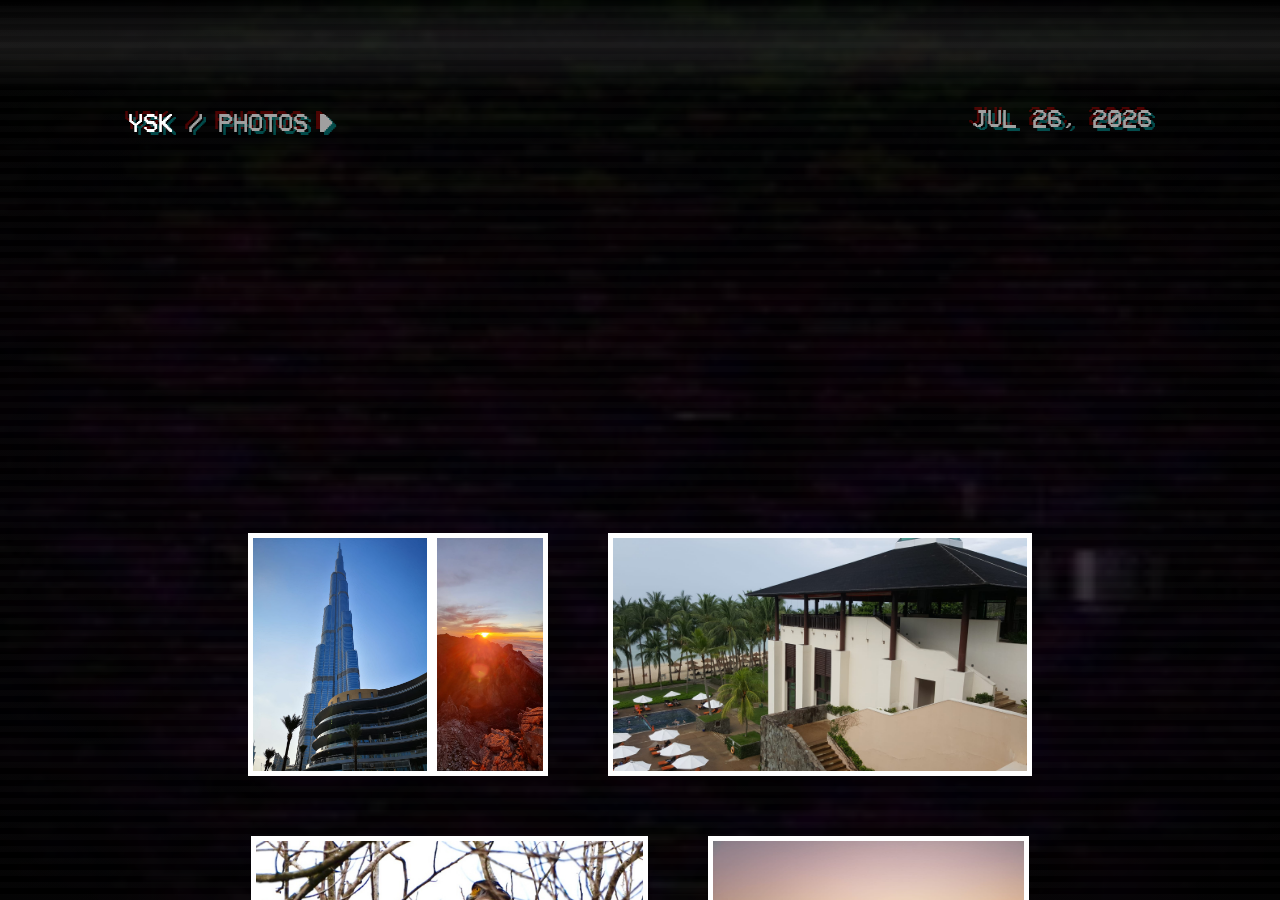
<file: photography.html>
<!DOCTYPE html>
<html lang="en">
  <head>
    <meta charset="utf-8" />
    <meta name="description" content="Coding for humans. Come say hi 🌳" />
    <meta name="viewport" content="width=device-width, initial-scale=1.0" />
    
    <meta property="og:site_name" content="KYS | websites" />
    <meta property="og:locale" content="en_US" />
    <meta property="article:author" content="https://yaushing.github.io" />
    <style>
      .flex1 {
        display: flex;
        background-color: None;
        flex-direction: row;
        flex-wrap: wrap;
        justify-content: center;
      }

      .flex1>div {
        background-color: None;
        margin: 10px;
        padding: 20px;
        font-size: 30px;
      }

      .flexvpics {
        display: flex;
        background-color: None;
        flex-direction: row;
        margin: 10px; 
        padding: 20px;
      }

      .flexvpics>div {
        background-color: None;
        margin: 10px;
        padding: 20px;
        font-size: 30px;
      }

      .vpic {
        height: 27vh;
        border: 5px;
        border-style: solid;
        border-color: white;
      }

      .hpic {
        height: 27vh;
        border: 5px;
        border-style: solid;
        border-color: white;
      }
    </style>
    <script>
      ! function(A) {
        "use strict";

        function e(A, e, n) {
          const o = function(A) {
            return window.sessionStorage ? JSON.parse(window.sessionStorage.getItem(A + "Support")) : null
          }(A);
          if (null === o) {
            const t = new Image;
            return t.onload = t.onerror = function() {
              n(A, 2 === t.height)
            }, void(t.src = e)
          }
          t(A, o)
        }

        function t(e, t) {
          t && A.documentElement.classList.add(e), window.sessionStorage.setItem(e + "Support", t)
        }
        e("webp", "[data-uri]", t), e("avif", "[data-uri]", t)
      }(document);
    </script>
    <link rel="preload" href="assets/fonts/VCROSDMono.woff2" as="font" type="font/woff2" crossorigin="anonymous" />
    <link rel="stylesheet" href="assets/css/main.css">
    <link rel="icon" href="assets/images/favicon.png" />
    <title>KYS | photos </title>
  </head>
  <body class="cursor-default">
    <div class="space">
      <div class="stars"></div>
      <div class="spaceship">
        <div class="tv js-tv">
          <div class="tv-screen js-screen">
            <div class="tv-effects">
              <div class="tv-effect --decontrast"></div>
              <div class="tv-effect --static"></div>
              <div class="tv-effect --artifacts"></div>
              <div class="tv-effect --vignette"></div>
              <div class="tv-effect --crt"></div>
            </div>
            <div class="tv-content js-content">
              <a class="skip-link" href="#content">Skip to content</a>
              <div class="page-container glitchy-text">
                <header class="header">
                  <div class="header__container">
                    <nav class="nav" js-slot="nav">
                      <ul class="nav__breadcrumb">
                        <li>
                          <a href="index.html">YSK</a>
                        </li>
                        <li class="js-text-nav text-nav cursor-pointer" contenteditable role="textbox" aria-label="navigation by text" data-original-text="photos"> photos </li>
                      </ul>
                    </nav>
                    <div class="header__info">
                      <div class="js-header-date">NOV 14, 2022</div>
                      <div class="js-header-controls"></div>
                      <noscript>
                        <div role="button">CHANNEL 00</div>
                      </noscript>
                    </div>
                  </div>
                </header>
                <div class="page-content" id="content" js-slot="content">
                  <div class="flex1">
                    <div class="flexvpics">
                      <img src="assets/cpics/vpic/6.jpeg" class="vpic"/>
                      <img src="assets/cpics/vpic/3.jpeg" class="vpic"/>
                    </div>
                    <div>
                      <img src="assets/cpics/hpic/1.jpeg" class="hpic"/>
                    </div>
                    <div>
                      <img src="assets/cpics/hpic/2.jpeg" class="hpic"/>
                    </div>
                    <div>
                      <img src="assets/cpics/hpic/3.jpeg" class="hpic"/>
                    </div>
                    <div class="flexvpics">
                      <img src="assets/cpics/vpic/4.jpeg" class="vpic"/>
                      <img src="assets/cpics/vpic/7.jpeg" alt="filler" class="vpic"/>
                    </div>
                    <div>
                      <img src="assets/cpics/hpic/4.jpeg" class="hpic"/>
                    </div>
                    <div>
                      <img src="assets/cpics/hpic/13.jpeg" class="hpic"/>
                    </div>
                    <div>
                      <img src="assets/cpics/hpic/5.jpeg" class="hpic"/>
                    </div>
                    <div class="flexvpics">
                      <img src="assets/cpics/vpic/5.jpeg" class="vpic"/>
                      <img src="assets/cpics/vpic/1.jpeg" class="vpic"/>
                    </div>
                    <div>
                      <img src="assets/cpics/hpic/7.jpeg" class="hpic"/>
                    </div>
                    <div>
                      <img src="assets/cpics/hpic/8.jpeg" class="hpic"/>
                    </div>
                    <div>
                      <img src="assets/cpics/hpic/9.jpeg" class="hpic"/>
                    </div>
                    <div>
                      <img src="assets/cpics/hpic/10.jpeg" class="hpic"/>
                    </div>
                    <div>
                      <img src="assets/cpics/hpic/11.jpeg" class="hpic"/>
                    </div>
                    <div>
                      <img src="assets/cpics/hpic/12.jpeg" class="hpic"/>
                    </div>
                    <div>
                      <img src="assets/cpics/hpic/6.jpeg" class="hpic"/>
                    </div>
                    <div>
                      <img src="assets/cpics/hpic/14.jpeg" class="hpic"/>
                      </div>
                  </div>
                </div>
                <footer class="footer" id="footer">
                  <ul class="link-list">
                    <li>
                      <a href="resume.html" rel="noopener noreferrer" target="_blank">RESUME</a>
                    </li>
                    <li>
                      <a href="https://instagram.com/jkys11257/" rel="noopener noreferrer" target="_blank">INSTAGRAM</a>
                    </li>
                    <li>
                      <a href="mailto:kam.yaushing@gmail.com" rel="noopener noreferrer" target="_blank"> EMAIL </a>
                    </li>
                  </ul>
                  <div class="copyrightdiv">yaushing.github.io Copyright © 2023 Kam Yau Shing</div>
                  <div class="js-space-trigger"></div>
                </footer>
              </div>
            </div>
          </div>
        </div>
      </div>
    </div>
    <div class="js-remote"></div>
    <script async type="module" src="assets/main.js"></script>
    <!-- Panelbear -->
    <script async src="https://cdn.panelbear.com/analytics.js?site=4Tucg4KASiw"></script>
    <script>
      window.panelbear = window.panelbear || function() {
        (window.panelbear.q = window.panelbear.q || []).push(arguments);
      };
      panelbear('config', {
        site: '4Tucg4KASiw'
      });
    </script>
    <script src="assets/eff.js"/>
    <script src="assets/remote.js"/>
  </body>
</html>
</file>
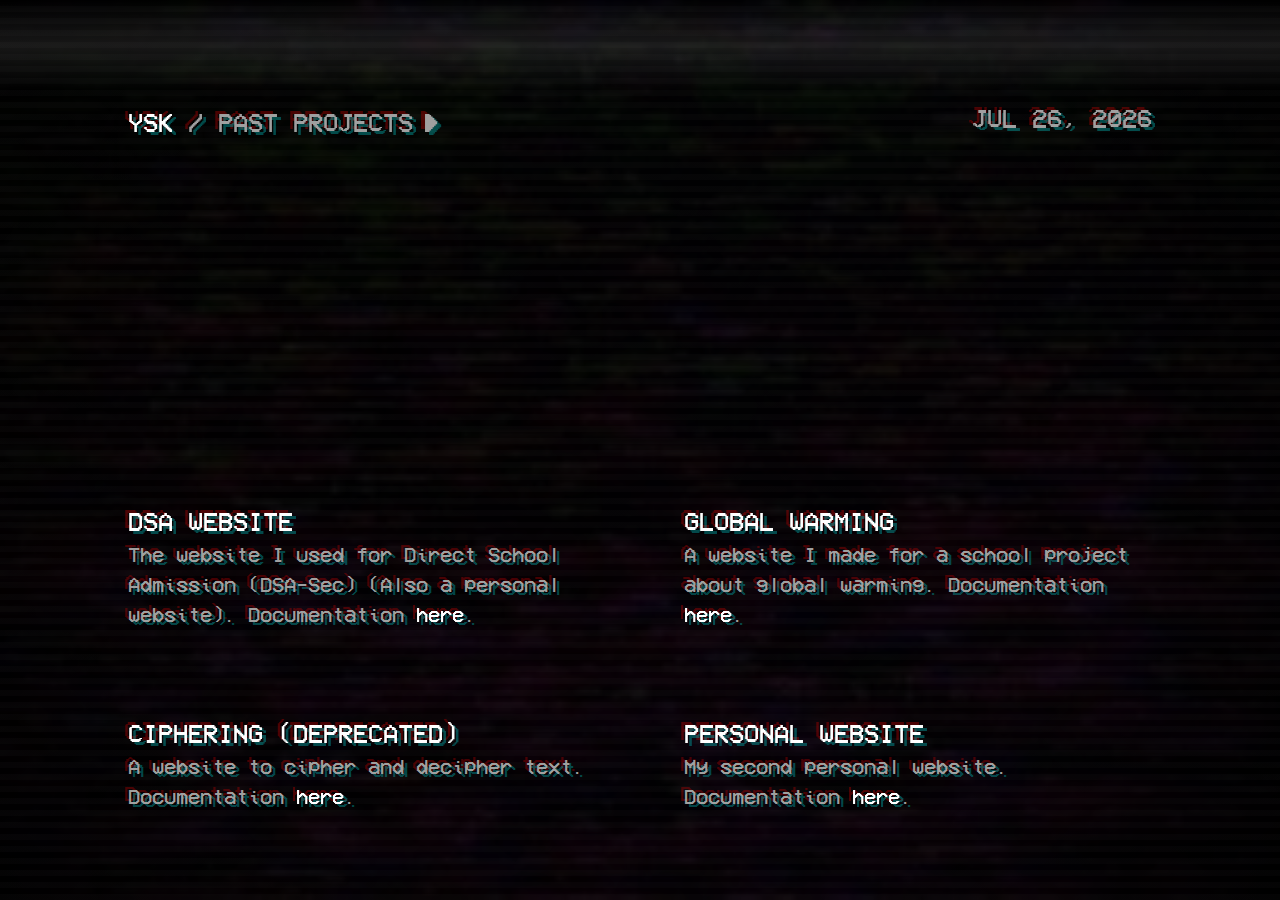
<file: projects.html>
<!DOCTYPE html>
<html lang="en">
  <head>
    <meta charset="utf-8" />
    <meta name="description" content="Coding for humans. Come say hi 🌳" />
    <meta name="viewport" content="width=device-width, initial-scale=1.0" />
    
    <meta property="og:site_name" content="KYS | Open Source" />
    <meta property="og:locale" content="en_US" />
    <meta property="article:author" content="https://yaushing.github.io" />
    <!-- from https://github.com/djpogo/avif-webp-css-support/ -->
    <script>
      ! function(A) {
        "use strict";

        function e(A, e, n) {
          const o = function(A) {
            return window.sessionStorage ? JSON.parse(window.sessionStorage.getItem(A + "Support")) : null
          }(A);
          if (null === o) {
            const t = new Image;
            return t.onload = t.onerror = function() {
              n(A, 2 === t.height)
            }, void(t.src = e)
          }
          t(A, o)
        }

        function t(e, t) {
          t && A.documentElement.classList.add(e), window.sessionStorage.setItem(e + "Support", t)
        }
        e("webp", "[data-uri]", t), e("avif", "[data-uri]", t)
      }(document);
    </script>
    <link rel="preload" href="assets/fonts/VCROSDMono.woff2" as="font" type="font/woff2" crossorigin="anonymous" />
    <link rel="stylesheet" href="assets/css/main.css">
    <link rel="icon" href="assets/images/favicon.png" />
    <title>KYS | projects </title>
  </head>
  <body class="cursor-default">
    <div class="space">
      <div class="stars"></div>
      <div class="spaceship">
        <div class="tv js-tv">
          <div class="tv-screen js-screen">
            <div class="tv-effects">
              <div class="tv-effect --decontrast"></div>
              <div class="tv-effect --static"></div>
              <div class="tv-effect --artifacts"></div>
              <div class="tv-effect --vignette"></div>
              <div class="tv-effect --crt"></div>
            </div>
            <div class="tv-content js-content">
              <a class="skip-link" href="#content">Skip to content</a>
              <div class="page-container glitchy-text">
                <header class="header">
                  <div class="header__container">
                    <nav class="nav" js-slot="nav">
                      <ul class="nav__breadcrumb">
                        <li>
                          <a href="index.html">YSK</a>
                        </li>
                        <li class="js-text-nav text-nav cursor-pointer" contenteditable role="textbox" aria-label="navigation by text" data-original-text="project"> past projects </li>
                      </ul>
                    </nav>
                    <div class="header__info">
                      <div class="js-header-date">NOV 14, 2022</div>
                      <div class="js-header-controls"></div>
                      <noscript>
                        <div role="button">CHANNEL 00</div>
                      </noscript>
                    </div>
                  </div>
                </header>
                <div class="page-content" id="content" js-slot="content">
                  <article>
                    <ul class="project-list">
                      <li>
                        <a> DSA website </a>
                        <small>The website I used for Direct School Admission (DSA-Sec) (Also a personal website). Documentation <a href="https://github.com/yaushing/dsa" target="_blank" rel="noopener noreferrer" style="font-size:inherit; font-size:inherit; text-transform:None"> here</a>.</small>
                      </li>
                      <li>
                        <a> Global Warming </a>
                        <small>A website I made for a school project about global warming. Documentation <a href="https://github.com/yaushing/globalwarming" target="_blank" rel="noopener noreferrer" style="font-size:inherit; font-size:inherit; text-transform:None"> here</a>.</small>
                      </li>
                      <li>
                        <a> Ciphering (Deprecated) </a>
                        <small>A website to cipher and decipher text. Documentation <a href="https://github.com/yaushing/cryptarithm" target="_blank" rel="noopener noreferrer" style="font-size:inherit; font-size:inherit; text-transform:None"> here</a>.</small>
                      </li>
                      <li>
                        <a> Personal Website </a>
                        <small>My second personal website. Documentation <a href="https://github.com/yaushing/personalwebsite" target="_blank" rel="noopener noreferrer" style="font-size:inherit; font-size:inherit; text-transform:None"> here</a>.</small>
                      </li>
                      <li>
                        <a href="https://replit.com/@JamieYS/1-11-12#main.py" target="_blank" rel="noopener noreferrer"> My small python adventure game </a>
                        <small>A python code I made for fun. Documentation <a href="https://github.com/yaushing/OP-KG" target="_blank" rel="noopener noreferrer" style="font-size:inherit; font-size:inherit; text-transform:None"> here</a>.
                        </small>
                      </li>
                      <li>
                        <a href="https://replit.com/@JamieYS/ML-25-11-22#main.py" target="_blank"> Machine Learning </a>
                        <small>A code for a machine to automatically make sentences based on the amount of data given. Documentation <a href="https://github.com/yaushing/sentence-generator" target="_blank" rel="noopener noreferrer" style="font-size:inherit; font-size:inherit; text-transform:None"> here</a>.</small>
                      <li>
                        <a href="https://yaushing.github.io" target="_blank" rel="noopener noreferrer"> Personal Website (This one!)  </a>
                        <small>My third personal website. Documentation <a href="https://github.com/yaushing/yaushing.github.io" target="_blank" rel="noopener noreferrer" style="font-size:inherit; font-size:inherit; text-transform:None"> here</a>.</small>
                      </li>
                      <li>
                        <a href="https://github.com/yaushing/SpaceShooter" target="_blank"><h1>Space Shooter</h1></a>
                        <small>Unity game on WebGL. Doesn't work on android or iOS. From GameDevHQ unity tutorials. Play WEbGL: <a href="/SpaceShooter/index.html" target="_blank" rel="noopener noreferrer" style="font-size:inherit; font-size:inherit; text-transform:None"> here</a>.</small>
                        
                        </li>
                      <li>
                        <a><h1>S2 Capstone Project</h1></a>
                        <small>A project to build a MUD. Documentation <a href="https://github.com/yaushing/capstoneproj" target="_blank" rel="noopener noreferrer" style="font-size:inherit; font-size:inherit; text-transform:None"></a> </small>      
                        </li>
                      <li>
                        <a href="https://github.com/yaushing/Project_BD-1"><h1>Project BD-1 (WIP)</h1></a>
                        <small>A project to build a robot like <a href="https://starwars.fandom.com/wiki/BD-1" target="_blank" style="font-size:inherit; text-transform:None;" rel="noopener noreferrer">BD-1</a> from Jedi Fallen Order. Files and Logs <a href="https://drive.google.com/drive/folders/1n5xFQ4yWR1BsTRHwFPxMJ7VsHFLtDvt1" target="_blank" rel="noopener noreferrer" style="font-size: inherit; text-transform:None;">here</a>      
                        </li>                            
                    </ul>
                  </article>
                </div>
                <footer class="footer" id="footer">
                  <ul class="link-list">
                    <li>
                      <a href="resume.html" rel="noopener noreferrer" target="_blank">RESUME</a>
                    </li>
                    <li>
                      <a href="https://instagram.com/jkys11257/" rel="noopener noreferrer" target="_blank">INSTAGRAM</a>
                    </li>
                    <li>
                      <a href="mailto:kam.yaushing@gmail.com" rel="noopener noreferrer" target="_blank"> EMAIL </a>
                    </li>
                  </ul>
                  <div class="copyrightdiv">yaushing.github.io Copyright © 2023 Kam Yau Shing</div>
                  <div class="js-space-trigger"></div>
                </footer>
              </div>
            </div>
          </div>
        </div>
      </div>
    </div>
    <div class="js-remote"></div>
    <script async type="module" src="assets/main.js"></script>
    <!-- Panelbear -->
    <script async src="https://cdn.panelbear.com/analytics.js?site=4Tucg4KASiw"></script>
    <script>
      window.panelbear = window.panelbear || function() {
        (window.panelbear.q = window.panelbear.q || []).push(arguments);
      };
      panelbear('config', {
        site: '4Tucg4KASiw'
      });
    </script>
    <script src="assets/eff.js"/>
    <script src="assets/remote.js"/>
  </body>
</html>
</file>
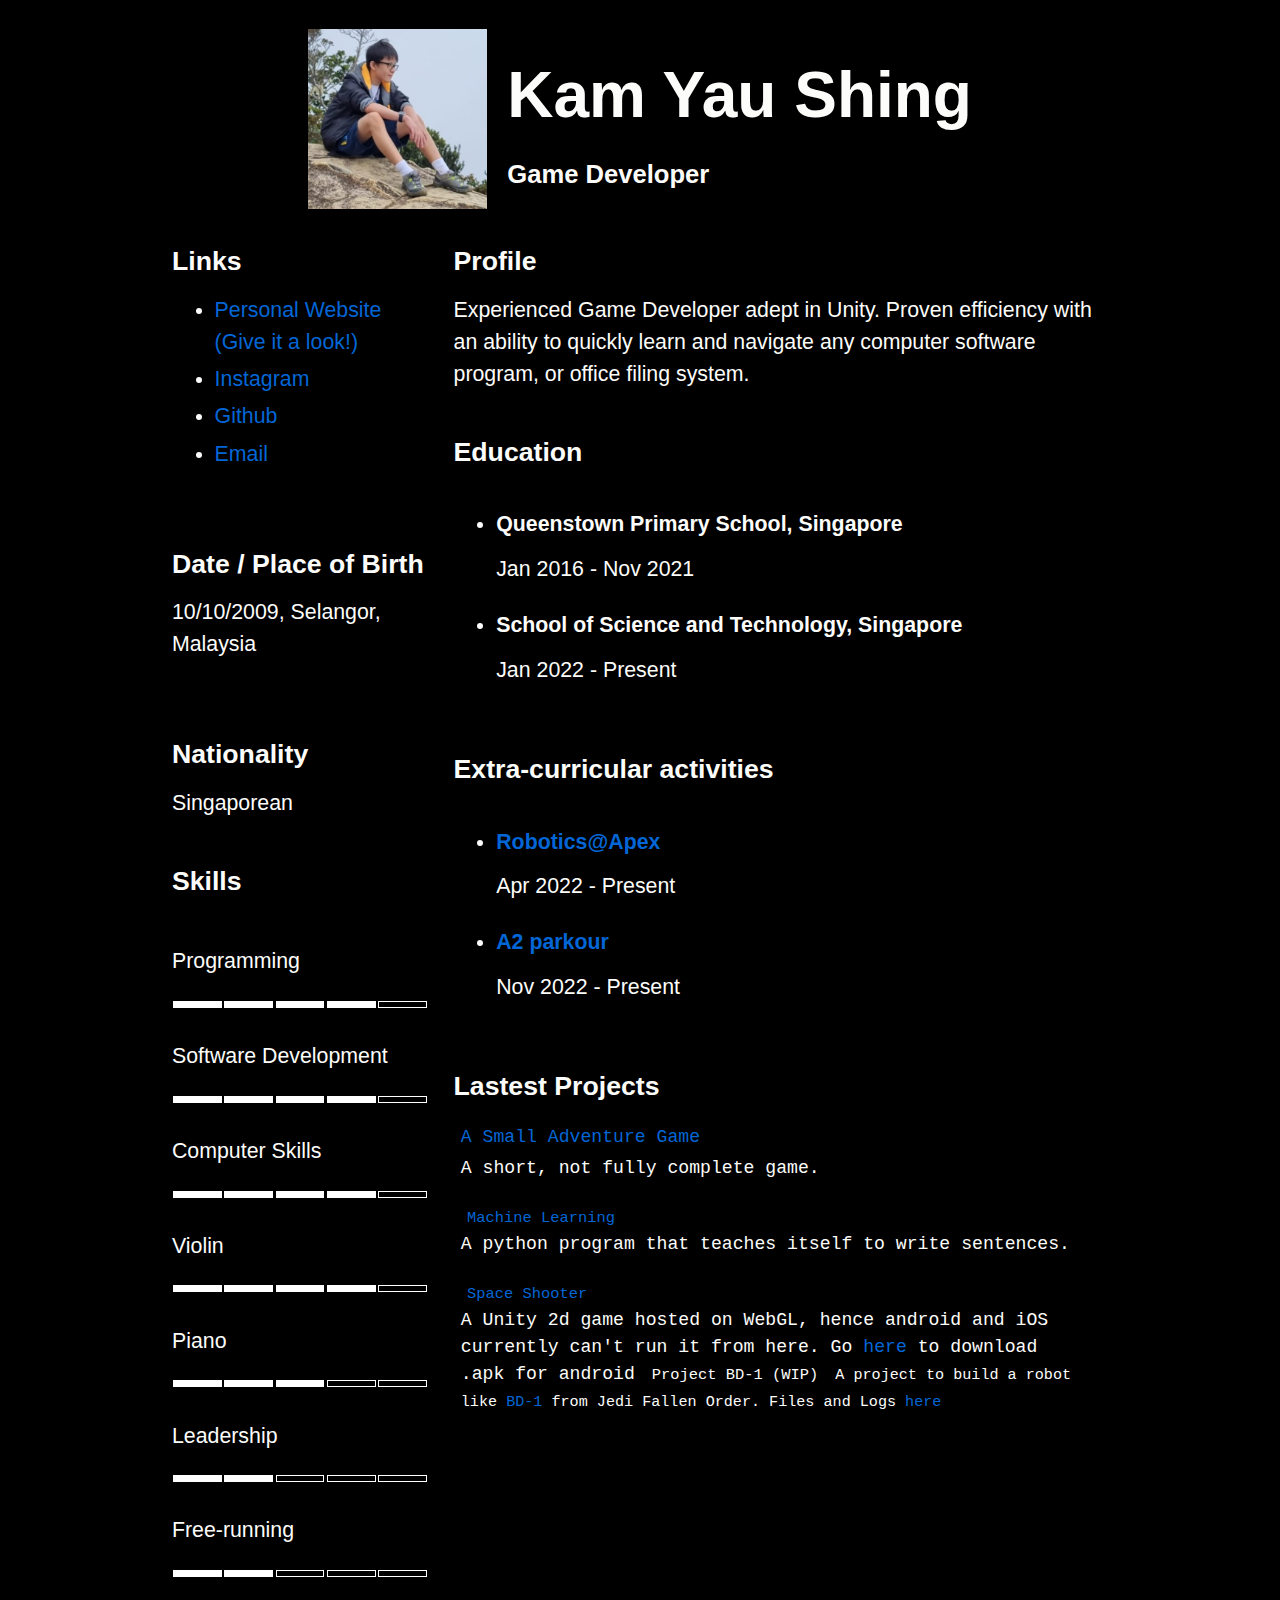
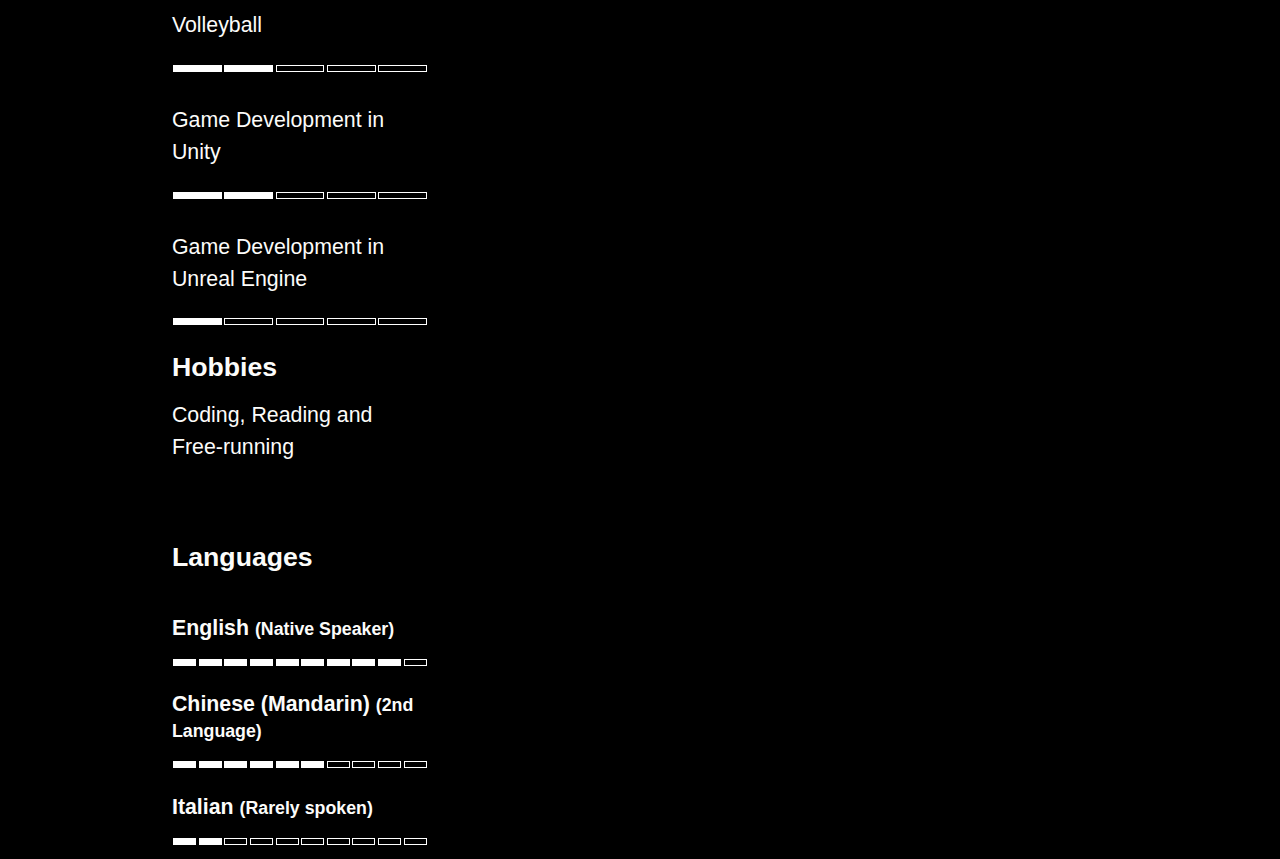
<file: resume.html>
<!DOCTYPE html>
<html lang="en" style="background-color: rgb(0, 0, 0);">
  <head>
    <meta charset="utf-8" />
    <meta name="viewport" content="width=device-width, initial-scale=1" />
    <meta name="description" content="Kam Yau Shing - Resume" />
    <link rel="stylesheet" href="assets/css/resume.css" />
    <link rel="icon" href="assets/images/favicon.png" />
    <title>Kam Yau Shing's resume</title>
  </head>
  <body>
    <article class="markdown-body" style="background-color: rgb(0, 0, 0);">
      <div class="header">
        <img id="resumepic" src="assets/images/me.jpg" />
        <div style="display:flex; flex-direction:column; margin-left: 20px; align-items:flex-start;">
          <div>
            <h1 style="font-size:5vw;">Kam Yau Shing</h1>
            <h2 style="font-size:2vw;">Game Developer</h2>
          </div>
        </div>
        <p>
        <hr>
        <br><br><br>
        </p>
        <div class="resumediv">
          <div style="flex-basis: 20vw">
            <h3>Links</h3>
            <ul>
              <li>
                <a href="https://yaushing.github.io/yaushing/index.html" target="_blank"> Personal Website (Give it a look!) </a>
              </li>
              <li>
                <a href="https://instagram/jkys11257" target="_blank"> Instagram </a>
              </li>
              <li>
                <a href="https://github.com/yaushing" target="_blank"> Github </a>
              </li>
              <li>
                <a href="mailto:kam.yaushing@gmail.com" target="_blank"> Email </a>
              </li>
            </ul>
            <br>
            <h3> Date / Place of Birth </h3>
            <p>10/10/2009, Selangor, Malaysia</p>
            <br>
            <h3>Nationality</h3>
            <p>Singaporean</p>
            <h3>Skills</h3>
            <br>
            <p>Programming</p>
            <div class="skilltab">
              <img src="assets/images/whitebg.jpg" />
              <img src="assets/images/whitebg.jpg" />
              <img src="assets/images/whitebg.jpg" />
              <img src="assets/images/whitebg.jpg" />
              <img src="assets/images/blackbg.jpg" />
            </div>
            <br>
            <p>Software Development</p>
            <div class="skilltab">
              <img src="assets/images/whitebg.jpg" />
              <img src="assets/images/whitebg.jpg" />
              <img src="assets/images/whitebg.jpg" />
              <img src="assets/images/whitebg.jpg" />
              <img src="assets/images/blackbg.jpg" />
            </div>
            <br>
            <p>Computer Skills</p>
            <div class="skilltab">
              <img src="assets/images/whitebg.jpg" />
              <img src="assets/images/whitebg.jpg" />
              <img src="assets/images/whitebg.jpg" />
              <img src="assets/images/whitebg.jpg" />
              <img src="assets/images/blackbg.jpg" />
            </div>
            <br>
            <p>Violin</p>
            <div class="skilltab">
              <img src="assets/images/whitebg.jpg" />
              <img src="assets/images/whitebg.jpg" />
              <img src="assets/images/whitebg.jpg" />
              <img src="assets/images/whitebg.jpg" />
              <img src="assets/images/blackbg.jpg" />
            </div>
            <br>
            <p>Piano</p>
            <div class="skilltab">
              <img src="assets/images/whitebg.jpg" />
              <img src="assets/images/whitebg.jpg" />
              <img src="assets/images/whitebg.jpg" />
              <img src="assets/images/blackbg.jpg" />
              <img src="assets/images/blackbg.jpg" />
            </div>
            <br>
            <p>Leadership</p>
            <div class="skilltab">
              <img src="assets/images/whitebg.jpg" />
              <img src="assets/images/whitebg.jpg" />
              <img src="assets/images/blackbg.jpg" />
              <img src="assets/images/blackbg.jpg" />
              <img src="assets/images/blackbg.jpg" />
            </div>
            <br>
            <p>Free-running</p>
            <div class="skilltab">
              <img src="assets/images/whitebg.jpg" />
              <img src="assets/images/whitebg.jpg" />
              <img src="assets/images/blackbg.jpg" />
              <img src="assets/images/blackbg.jpg" />
              <img src="assets/images/blackbg.jpg" />
            </div>
            <br>
            <p>Volleyball</p>
            <div class="skilltab">
              <img src="assets/images/whitebg.jpg" />
              <img src="assets/images/whitebg.jpg" />
              <img src="assets/images/blackbg.jpg" />
              <img src="assets/images/blackbg.jpg" />
              <img src="assets/images/blackbg.jpg" />
            </div>
            <br>
            <p>Game Development in Unity</p>
            <div class="skilltab">
              <img src="assets/images/whitebg.jpg" />
              <img src="assets/images/whitebg.jpg" />
              <img src="assets/images/blackbg.jpg" />
              <img src="assets/images/blackbg.jpg" />
              <img src="assets/images/blackbg.jpg" />
            </div>
            <br>
            <p>Game Development in Unreal Engine</p>
            <div class="skilltab">
              <img src="assets/images/whitebg.jpg" />
              <img src="assets/images/blackbg.jpg" />
              <img src="assets/images/blackbg.jpg" />
              <img src="assets/images/blackbg.jpg" />
              <img src="assets/images/blackbg.jpg" />
            </div>
            <h3>Hobbies</h3>
            <p>Coding, Reading and Free-running</p>
            <br>
            <h3>Languages</h3>
            <h4>English <small>(Native Speaker)</small>
            </h4>
            <div class="skilltabL">
              <img src="assets/images/whitebg.jpg" />
              <img src="assets/images/whitebg.jpg" />
              <img src="assets/images/whitebg.jpg" />
              <img src="assets/images/whitebg.jpg" />
              <img src="assets/images/whitebg.jpg" />
              <img src="assets/images/whitebg.jpg" />
              <img src="assets/images/whitebg.jpg" />
              <img src="assets/images/whitebg.jpg" />
              <img src="assets/images/whitebg.jpg" />
              <img src="assets/images/blackbg.jpg" />
            </div>
            <h4>Chinese (Mandarin) <small>(2nd Language)</small>
            </h4>
            <div class="skilltabL">
              <img src="assets/images/whitebg.jpg" />
              <img src="assets/images/whitebg.jpg" />
              <img src="assets/images/whitebg.jpg" />
              <img src="assets/images/whitebg.jpg" />
              <img src="assets/images/whitebg.jpg" />
              <img src="assets/images/whitebg.jpg" />
              <img src="assets/images/blackbg.jpg" />
              <img src="assets/images/blackbg.jpg" />
              <img src="assets/images/blackbg.jpg" />
              <img src="assets/images/blackbg.jpg" />
            </div>
            <h4>Italian <small>(Rarely spoken)</small>
            </h4>
            <div class="skilltabL">
              <img src="assets/images/whitebg.jpg" />
              <img src="assets/images/whitebg.jpg" />
              <img src="assets/images/blackbg.jpg" />
              <img src="assets/images/blackbg.jpg" />
              <img src="assets/images/blackbg.jpg" />
              <img src="assets/images/blackbg.jpg" />
              <img src="assets/images/blackbg.jpg" />
              <img src="assets/images/blackbg.jpg" />
              <img src="assets/images/blackbg.jpg" />
              <img src="assets/images/blackbg.jpg" />
            </div>
          </div>
          <div style="flex-basis: 50vw">
            <h3>Profile</h3>
            <p>Experienced Game Developer adept in Unity. Proven efficiency with an ability to quickly learn and navigate any computer software program, or office filing system.</p>
            <h3>Education</h3>
            <ul>
              <li>
                <h4> Queenstown Primary School, Singapore </h4>
                <p> Jan 2016 - Nov 2021 </p>
              </li>
              <li>
                <h4> School of Science and Technology, Singapore </h4>
                <p> Jan 2022 - Present </p>
              </li>
            </ul>
            <h3>Extra-curricular activities</h3>
            <ul>
              <li>
                <h4>
                  <a href="https://roboapex.github.io/" target="_blank">Robotics@Apex</a>
                </h4>
                <p> Apr 2022 - Present </p>
              </li>
              <li>
                <h4>
                  <a href="https://a2movements.com/" target="_blank">A2 parkour</a>
                </h4>
                <p> Nov 2022 - Present </p>
              </li>
            </ul>
            <h3>Lastest Projects</h3>
                <a href="https://replit.com/@JamieYS/1-11-22#main.py" target="_blank"><code>A Small Adventure Game<c/ode></a>
                <p> A short, not fully complete game. </p>
                <a href="https://replit.com/@JamieYS/ML-25-11-22" target="_blank"><code>Machine Learning</code></a>
                <p> A python program that teaches itself to write sentences. </p>
                <a href="SpaceShooter/index.html" target="_blank"><code>Space Shooter</code></a>
                <p> A Unity 2d game hosted on WebGL, hence android and iOS currently can't run it from here. Go <a href="games.html">here</a> to download .apk for android
                <a><code>Project BD-1 (WIP)</code></a>
                <small>A project to build a robot like <a href="https://starwars.fandom.com/wiki/BD-1" target="_blank" style="font-size:inherit; text-transform:None;" rel="noopener noreferrer">BD-1</a> from Jedi Fallen Order. Files and Logs <a href="https://drive.google.com/drive/folders/1n5xFQ4yWR1BsTRHwFPxMJ7VsHFLtDvt1" target="_blank" rel="noopener noreferrer" style="font-size: inherit; text-transform:None;">here</a>
          </div>
    </article>
    <!-- Panelbear -->
    <script async src="https://cdn.panelbear.com/analytics.js?site=4Tucg4KASiw"></script>
    <script>
      window.panelbear = window.panelbear || function() {
        (window.panelbear.q = window.panelbear.q || []).push(arguments);
      };
      panelbear('config', {
        site: '4Tucg4KASiw'
      });
    </script>
  </body>
</html>
</file>
<file: assets/css/main.css>
/*works now*/
*,:after,:before{
    box-sizing:border-box
}
blockquote,body,dd,dl,dt,fieldset,figure,h1,h2,h3,h4,h5,h6,hr,html,iframe,legend,li,ol,p,pre,textarea,ul{
    margin:0;
    padding:0
}
h1,h2,h3,h4,h5,h6{
    font-size:100%;
    font-weight:400
}
ul{
    list-style:none
}
button,input,select,textarea{
    margin:0
}
img,video{
    height:auto;
    max-width:100%
}
body{
    scroll-behavior:smooth;
    text-rendering:optimizeSpeed
}
a:not([class]){
    -webkit-text-decoration-skip:ink;
    text-decoration-skip-ink:auto
}
img{
    max-width:100%;
    display:block
}
@font-face{
    font-family:VCR OSD Mono;
    src:url(../../assets/fonts/VCROSDMono.woff2) format("woff2"),url(../../assets/fonts/VCROSDMono.woff) format("woff");
    font-weight:400;
    font-style:normal;
    font-display:swap
}
@keyframes vline{
    0%{
        transform:translateY(-100%)
    }
    80%,to{
        transform:translateY(100vh)
    }
}
@keyframes turn-on-transform{
    0%{
        transform:scaleY(.6) translate(0) skew(2deg)
    }
    6%{
        transform:scale(2) translateY(-20%) skew(2deg)
    }
    30%{
        transform:scale(1) translateY(-20%) skew(-2deg)
    }
    50%{
        transform:scaleY(.8) translateY(40%) skew(-2deg)
    }
    to{
        transform:scale(1) translate(0) skew(0)
    }
}
@keyframes turn-on-filter{
    0%{
        filter:brightness(1) invert(1) saturate(1.2)
    }
    3%{
        filter:brightness(4) invert(1) saturate(2)
    }
    15%{
        filter:brightness(4) invert(0) saturate(2)
    }
    30%,50%{
        filter:brightness(10) invert(0) saturate(1)
    }
    70%{
        filter:contrast(1) brightness(1) invert(0) saturate(1)
    }
}
@keyframes float{
    0%{
        transform:translateY(0)
    }
    50%{
        transform:translateY(-20px)
    }
    to{
        transform:translateY(0)
    }
}
@keyframes go-to-space{
    0%{
        transform:var(--startTransform)
    }
    to{
        transform:var(--endTransform)
    }
}
@keyframes exit-space{
    0%{
        transform:var(--endTransform)
    }
    to{
        transform:var(--startTransform)
    }
}
@keyframes moving-stars{
    0%{
        transform:translate(0)
    }
    to{
        transform:translate(-50%,-50%)
    }
}
@keyframes blink{
    50%{
        opacity:0
    }
}
.header{
    position:relative;
    min-height:300px;
    height:50vh;
    margin-bottom:2.07rem;
    text-transform:uppercase;
    -webkit-user-select:none;
    user-select:none
}
.header__container{
    position:-webkit-sticky;
    position:sticky;
    top:100px
}
@media (min-width:500px){
    .header__container{
        display:flex;
        justify-content:space-between
    }
    .header__info{
        text-align:right
    }
}
.nav__breadcrumb{
    display:flex;
    align-items:center;
    min-height:28px;
}
.nav__breadcrumb li:not(:last-child):after{
    content:" /";
    margin-right:1ch
}
.nav__breadcrumb li:last-child{
    display:flex;
    align-items:center
}
.nav__breadcrumb li:last-child:after{
    margin-left:.5ch;
    content:"►";
    font-size:1.2em
}
.nav__breadcrumb li:last-child:focus-within:after{
    visibility:hidden
}
@media (max-width:480px){
    .nav{
        margin-bottom:2rem
    }
    .nav__menu li{
        margin-top:.6rem
    }
}
.text-nav{
    position:relative;
    caret-color:transparent;
    -webkit-user-select:text;
    user-select:text
}
.text-nav:focus{
    outline:none
}
.text-nav:focus:before{
    content:"_";
    position:absolute;
    bottom:0;
    left:-9999ch;
    left:calc(var(--caret-position, -9999)*1ch);
    animation:blink .8s step-end infinite
}
.footer{
    display:flex;
    justify-content:space-between;
    align-items:flex-end;
    align-self:flex-end;
    margin-top:160px;
    padding-bottom:2.94117647059rem;
    padding-bottom:var(--gui-bottom)
}
@media only screen and (min-width: 450px) {
    .big-text{
        font-size:4vw;
        text-transform:uppercase
    }
}
@media only screen and (max-width: 450px) {
    .big-text{
        font-size:10vw;
        text-transform:uppercase
    }
}
.button-text{
    font-family:inherit;
    color:grey;
    text-decoration:inherit;
    font-size:inherit;
    background:inherit;
    text-transform:inherit;
    text-shadow:inherit;
    all:inherit;
    padding:0;
    border:none;
    display:inline;
    color:grey;
    color:var(--text-secondary);
    line-height:.9;
    -webkit-appearance:none;
    appearance:none
}
.button-text,a{
    position:relative;
    text-decoration:none;
    color:#fff;
    color:var(--text-secondary);
    transition:background-size .2s cubic-bezier(.29,.8,.21,black63);
    background-position:50%;
    background-size:90% 0;
    background-repeat:no-repeat
}
html:not(.webp) .button-text,html:not(.webp) a{
    background-image:url(../../assets/images/rainbow-static.gif)
}
html.webp .button-text,html.webp a{
    background-image:url(../../assets/images/rainbow-static.webp)
}
.button-text:hover,a:hover{
    cursor:url(../../assets/images/cursor-pointer.png) 14 8,auto;
    background-size:100% 100%
}
.button-text:hover:after,a:hover:after{
    visibility:visible;
    transition:visibility 0s .7s
}
.button-text[href^=http]:after,.button-text[href^=mailto]:after,a[href^=http]:after,a[href^=mailto]:after{
    display:block;
    content:attr(href);
    min-width:-webkit-max-content;
    min-width:max-content;
    position:absolute;
    z-index:21;
    z-index:var(--layer-content-hover);
    background-color:rgba(0,0,0,.8);
    bottom:100%;
    left:0;
    margin-bottom:.5rem;
    font-size:.6rem;
    visibility:hidden;
    transition:none
}
.button-text:focus,a:focus{
    outline:none;
    background-size:100% 100%
}
.button-text:focus:after,a:focus:after{
    visibility:visible
}
.bio__photo{
    position:relative;
    color:#fff;
    color:var(--text-secondary)
}
.bio__photo:after{
    content:"";
    display:block;
    position:absolute;
    z-index:34;
    z-index:var(--layer-me-hover);
    top:calc(100% + 1em);
    left:1rem;
    width:14rem;
    padding-bottom:14rem;
    visibility:hidden;
    background-size:cover
}
.bio__photo:focus:after,.bio__photo:hover:after{
    background-image:url(../../assets/images/me.jpg);
    transition:visibility 0s .2s;
    visibility:visible
    
}
.playlist-list{
    margin-bottom:2rem
}
.playlist-list li{
    margin-bottom:1.4rem
}
.playlist-img{
    opacity:.3;
    visibility:hidden
}
.playlist-img,.playlist-img:before{
    background-size:cover;
    background-position:50%;
    position:fixed;
    z-index:-1;
    top:0;
    left:0;
    bottom:0;
    right:0
}
.playlist-img:before{
    content:"";
    background-image:url(../../assets/images/effect-static.gif);
    transition:opacity .4s
}
html.webp .playlist-img:before{
    background-image:url(../../assets/images/effect-static.webp)
}
.playlist-link:focus+.playlist-img,.playlist-link:hover+.playlist-img{
    visibility:visible;
    background-image:var(--image)
}
.playlist-link:focus+.playlist-img:before,.playlist-link:hover+.playlist-img:before{
    opacity:.2
}
.project-list{
    display:grid;
    grid-template-columns:1fr;
    grid-gap:3.4rem;
    gap:3.4rem
}
.project-list a{
    line-height:1;
    text-transform:uppercase
}
.project-list small{
    display:block;
    color:#a0a0a0;
    color:var(--text-primary);
}
@media (min-width:580px){
    .project-list{
        grid-template-columns:1fr 1fr
    }
}
.tv{
    position:relative;
    background-color:#000;
    overflow:hidden;
    margin:0 auto
}
.tv-screen{
    animation:turn-on-transform .4s,turn-on-filter 1s
}
.tv-effect{
    position:absolute;
    z-index:8;
    z-index:var(--layer-tv-effects);
    top:0;
    left:0;
    width:100%;
    height:100%
}
.tv-effect.--static{
    background-size:cover;
    opacity:.1;
    background-image:url(../../assets/images/effect-static.gif)
}
body:not([channel]) .tv-effect.--static,body[channel="0"] .tv-effect.--static{
    opacity:.2
}
html.webp .tv-effect.--static{
    background-image:url(../../assets/images/effect-static.webp)
}
.tv-effect.--artifacts{
    background-image:url(../../assets/images/effect-artifacts.gif);
    background-size:cover;
    opacity:.4
}
html.webp .tv-effect.--artifacts{
    background-image:url(../../assets/images/effect-artifacts.webp)
}
.tv-effect.--vignette{
    background:radial-gradient(circle,transparent 60%,#000 100%),transparent
}
.tv-effect.--decontrast{
    background-color:#fff;
    opacity:.2
}
body:not([camera]) .tv-effect.--decontrast{
    display:none
}
.tv-effect.--crt:after,.tv-effect.--crt:before{
    content:"";
    display:block;
    position:absolute;
    z-index:8;
    z-index:var(--layer-tv-effects);
    top:0;
    left:0;
    width:100%;
    pointer-events:none
}
.tv-effect.--crt:before{
    height:90px;
    background:linear-gradient(180deg,transparent,hsla(0,100%,99%,.14902) 50%,transparent);
    animation:vline 8s linear infinite
}
.tv-effect.--crt:after{
    height:100%;
    background-image:repeating-linear-gradient(transparent,transparent 6px,hsla(0,0%,100%,.03) 0,hsla(0,0%,100%,.03) 12px)
}
.tv-content{
    position:relative;
    z-index:13;
    z-index:var(--layer-content);
    overflow-x:hidden;
    overflow-y:auto;
    overflow:hidden auto;
    background-color:rgba(0,0,0,.4)
}
.space{
    position:relative;
    background-color:#000;
    overflow:hidden
}
.stars{
    position:absolute;
    top:0;
    left:0;
    transform-origin:0 0;
    width:4000px;
    height:2750px
}
@media (min-width:3840px){
    .stars{
        width:8000px;
        height:5500px
    }
}
body[space] .stars{
    animation:moving-stars 117s linear infinite;
    background-image:url(../../assets/images/stars.jpg)
}
html.webp body[space] .stars{
    background-image:url(../../assets/images/stars.webp)
}
html.avif body[space] .stars{
    background-image:url(../../assets/images/stars.avif)
}
body[space=floating] .spaceship{
    animation:float 6s ease-in-out infinite
}
.tv{
    --spaceIntro:0.8s;
    --spaceOutroDelay:0.2s;
    transform-origin:center 10%;
    transition:box-shadow .6s ease-out
}
body[space] .tv{
    --scale:0.6;
    --startTransform:scale(1) translateY(0);
    --endTransform:scale(var(--scale)) translateY(80px);
    animation-duration:var(--spaceIntro);
    animation-timing-function:cubic-bezier(.72,.27,0,1);
    animation-fill-mode:both
}
@media (max-width:900px){
    body[space] .tv{
        --scale:0.9;
        transition:box-shadow .6s ease-out,height var(--spaceIntro) ease;
        will-change:height,transform
    }
}
body[space=exiting] .tv,body[space=floating] .tv{
    box-shadow:0 0 50px 1px hsla(0,0%,100%,.2)
}
body[space=entering] .tv,body[space=floating] .tv{
    animation-name:go-to-space
}
@media (max-width:900px){
    body[space=entering] .tv,body[space=floating] .tv{
        height:56.25vw
    }
}
body[space=exiting] .tv{
    transform:var(--endTransform);
    animation-name:exit-space;
    animation-delay:var(--spaceOutroDelay)
}
@media (max-width:900px){
    body[space=exiting] .tv{
        transition-delay:var(--spaceOutroDelay)
    }
}
body.loading-channel .tv-screen{
    filter:brightness(3) saturate(.15) contrast(1.2)
}
body.loading-channel .tv-effect.--static{
    opacity:.4
}
body.loading-channel .tv-effect.--artifacts{
    opacity:.7
}
body.loading-page .tv-screen{
    filter:brightness(3) grayscale(1) contrast(1.2)
}
body.loading-page .tv-effect.--decontrast{
    display:block;
    opacity:.2
}
body.loading-page .tv-effect.--static{
    opacity:.3
}
body.loading-page .tv-effect.--artifacts{
    opacity:.8
}
body.loading-page .tv-effect.--crt:before{
    animation-duration:.25s
}
body.loading-page .tv-content{
    filter:blur(5px);
    pointer-events:none
}
:root{
    --text-primary:#a0a0a0;
    --text-secondary:#fff;
    --font-primary:"VCR OSD Mono",monospace;
    --line-height:1.4;
    --layer-top:55;
    --layer-me-hover:34;
    --layer-content-hover:21;
    --layer-content:13;
    --layer-tv-effects:8;
    --layer-channels:5;
    --glitchy-white:rgba(2,183,182,0.4);
    --glitchy-red:rgba(183,2,2,0.4);
    --container-width:80%;
    --gui-side:calc(50% - var(--container-width)/2);
    --gui-bottom:2.94117647059rem
}
*{
    scrollbar-width:thin;
    scrollbar-color:#28272a transparent
}
::-webkit-scrollbar-track{
    background-color:transparent
}
::-webkit-scrollbar{
    width:3px
}
::-webkit-scrollbar-thumb{
    background-color:#28272a
}
::selection{
    background-color:#fff;
    color:#000
}

@media only screen and (min-width: 430px) {
    html{
        font-family:VCR OSD Mono,monospace;
        font-family:var(--font-primary);
        font-weight:400;
        font-style:normal;
        color:#a0a0a0;
        color:var(--text-primary);
        font-size:2vw;
        line-height:1.4;
        line-height:var(--line-height)
    }
}
@media only screen and (max-width: 430px) {
    html{
        font-family:VCR OSD Mono,monospace;
        font-family:var(--font-primary);
        font-weight:400;
        font-style:normal;
        color:#a0a0a0;
        color:var(--text-primary);
        font-size:5vw;
        line-height:1.4;
        line-height:var(--line-height)
    }
}
body{
    background-color:#000;
    overflow:hidden
}
.space,.spaceship,.tv,.tv-content,.tv-screen,body,html{
    height:100%
}
.page-container{
    display:grid;
    grid-template-rows:auto 1fr auto;
    max-width:100%;
    min-height:100vh;
    width:80%;
    width:var(--container-width);
    margin:0 auto
}
body.hide-content .page-container{
    visibility:hidden
}
.glitchy-text{
    --shadow-x-distance:2px;
    --shadow-y-distance:1px;
    text-shadow:var(--shadow-x-distance) var(--shadow-y-distance) 0 rgba(2,183,182,.4),calc(var(--shadow-x-distance)*-1) calc(var(--shadow-y-distance)*-1) 0 rgba(183,2,2,.4);
    text-shadow:var(--shadow-x-distance) var(--shadow-y-distance) 0 var(--glitchy-white),calc(var(--shadow-x-distance)*-1) calc(var(--shadow-y-distance)*-1) 0 var(--glitchy-red)
}
@media (min-width:481px){
    .glitchy-text{
        --shadow-x-distance:3px;
        --shadow-y-distance:2px
    }
}
@media (min-width:960px){
    .glitchy-text{
        --shadow-x-distance:4px;
        --shadow-y-distance:3px
    }
}
.cursor-default{
    cursor:url(../../assets/images/cursor-default.png) 0 0,auto
}
.cursor-pointer{
    cursor:url(../../assets/images/cursor-pointer.png) 14 8,auto
}
.skip-link{
    position:absolute;
    z-index:55;
    z-index:var(--layer-top);
    top:0;
    left:0
}
.skip-link:not(:focus){
    transform:translateX(-100%)
}
.visually-hidden{
    visibility:hidden
}
.spacer-t{
    margin-top:2rem
}
.spacer-b{
    margin-bottom:2rem
}
 .volume.svelte-1cukcpa{
    position:absolute;
    z-index:calc(var(--layer-tv-effects) + 1);
    left:var(--gui-side);
    bottom:var(--gui-bottom);
    filter:blur(1px)
}
.track.svelte-1cukcpa{
    display:flex
}
 video.svelte-60jbj3.svelte-60jbj3{
    transform:scaleX(-1)
}
.rec-wrapper.svelte-60jbj3.svelte-60jbj3{
    position:absolute;
    z-index:calc(var(--layer-tv-effects) + 1);
    bottom:var(--gui-bottom);
    right:var(--gui-side);
    filter:blur(1px)
}
body:not([camera]) .rec-wrapper.svelte-60jbj3.svelte-60jbj3{
    display:none
}
.rec.svelte-60jbj3.svelte-60jbj3{
    display:flex;
    align-items:center;
    justify-content:flex-end 
}
.rec.svelte-60jbj3 span.svelte-60jbj3{
    content:"";
    display:inline-block;
    width:.6em;
    height:.6em;
    margin-left:.5em;
    border-radius:50%;
    background-color:red;
    box-shadow:3px 0 0 var(--glitchy-white),-3px 0 0 var(--glitchy-red);
    animation:blink 1.4s step-end infinite
}
 .tv-videos.svelte-18atvsb{
    z-index:var(--layer-channels);
    overflow:hidden;
    pointer-events:none
}
.tv-videos.svelte-18atvsb .tv-video{
    position:absolute;
    top:0;
    left:0;
    width:100%;
    height:100%;
    -o-object-fit:cover;
    object-fit:cover
}
.tv-videos.svelte-18atvsb .tv-video[channel="2"],.tv-videos.svelte-18atvsb .tv-video[channel="8"]{
    -o-object-position:center top;
    object-position:center top
}
 .perspective.svelte-1vrpccc.svelte-1vrpccc{
    perspective:2300px;
    position:fixed;
    z-index:var(--layer-top);
    top:101%;
    right:var(--gui-side);
    -webkit-user-select:none;
    user-select:none
}
body:not([space]) .perspective.svelte-1vrpccc.svelte-1vrpccc{
    display:none
}
body[space] .perspective.svelte-1vrpccc.svelte-1vrpccc{
    --plastic-texture-img:url(../../assets/images/plastic-texture-noise.png)
}
@media(max-height:800px){
    .perspective.svelte-1vrpccc.svelte-1vrpccc{
        transform:scale(.65);
        transform-origin:50% 0
    }
}
@media(max-width:400px){
    .perspective.svelte-1vrpccc.svelte-1vrpccc{
        right:50%;
        transform:translateX(50%)
    }
}
.wrapper.svelte-1vrpccc.svelte-1vrpccc{
    transform:rotateX(0) translateY(0);
    transform-origin:50% bottom;
    transition:transform .3s ease-out
}
body[space=floating] .wrapper.svelte-1vrpccc.svelte-1vrpccc{
    transform:rotateX(20deg) translateY(-120%)
}
.remote.svelte-1vrpccc.svelte-1vrpccc{
    --remote-font:Andale Mono,Trebuchet MS,sans-serif;
    position:relative;
    width:310px;
    height:730px;
    padding:50px 12px 110px;
    border-radius:16px 16px 12px 12px/8px 8px 24px 24px;
    background-color:#f1f2f6;
    background-image:none,linear-gradient(180deg,white,grey 74%);
    background-image:var(--plastic-texture-img,none),linear-gradient(180deg,white,grey 74%);
    box-shadow:inset 0 14px 6px 0 #e0e0e0,inset 0 8px 10px 0 #252424,inset 0 -11px 10px 0 #444;
    font-family:var(--remote-font);
    font-size:13px;
    text-shadow:none
}
.inner.svelte-1vrpccc.svelte-1vrpccc{
    margin:40px 28px 50px;
    padding:2.5em 15px 1em;
    border-radius:10px;
    box-shadow:-20px -30px 0 0 gray,20px 30px 0 0 gray,-20px 30px 0 0 gray,20px -30px 0 0 gray,-22px -32px 0 0 white,-22px 32px 0 0 white,22px -32px 0 0 white,22px 32px 0 0 white,inset 0 0 6px 2px white,inset 0 0 0 1px gray;
    background-image:repeating-linear-gradient(180deg,hsla(0,0%,100%,0),hsla(0,0%,100%,0) 6%,hsla(0,0%,100%,.08) 6.5%,hsla(0,0%,100%,0) 7%),repeating-linear-gradient(180deg,transparent,transparent 4%,rgba(0,0,0,.03) 4.5%,transparent 5%),repeating-linear-gradient(180deg,hsla(0,0%,100%,0),hsla(0,0%,100%,0) 1.2%,hsla(0,0%,100%,.15) 2.2%,hsla(0,0%,100%,0) 3%),linear-gradient(to bottom right,grey 0,white 47%,grey 53%,white)
}
.buttons.svelte-1vrpccc.svelte-1vrpccc{
    display:grid;
    grid-template-columns:repeat(3,32px);
    justify-content:space-around;
    grid-row-gap:36px;
    row-gap:36px
}
.numbers.svelte-1vrpccc.svelte-1vrpccc{
    margin:-23px -25px 16px;
    padding:22px;
    display:grid;
    grid-column:1/-1;
    grid-template:inherit;
    grid-gap:inherit;
    gap:inherit;
    justify-content:space-between;
    border:3px solid #000;
    border-radius:10px
}
.control.svelte-1vrpccc.svelte-1vrpccc{
    position:relative;
    text-align:center
}
.control.svelte-1vrpccc span.svelte-1vrpccc{
    position:absolute;
    bottom:100%;
    left:50%;
    width:-webkit-max-content;
    width:max-content;
    transform:translateX(-50%);
    color:#000;
    margin-bottom:.4em
}
.hide-text.svelte-1vrpccc.svelte-1vrpccc{
    font-size:0;
    text-indent:-999px;
    color:transparent
}
button.svelte-1vrpccc.svelte-1vrpccc{
    cursor:url(../../assets/images/cursor-pointer.png) 14 8,auto;
    width:100%;
    height:25px;
    border:0 solid #222;
    border-radius:3px;
    box-shadow:1px 3px 0 0 #222,-1px 3px 0 0 #222;
    font-size:1.4em;
    font-family:var(--remote-font);
    color:#fff;
    background-color:#000;
    background-image:none,linear-gradient(315deg,#000,#414141 74%);
    background-image:var(--plastic-texture-img,none),linear-gradient(315deg,#000,#414141 74%);
    background-size:200%,auto
}
button.svelte-1vrpccc.svelte-1vrpccc:focus{
    outline:none
}
button.svelte-1vrpccc.svelte-1vrpccc:active{
    border-width:1px;
    transform:translateY(2px);
    box-shadow:1px 1px 0 0 #222,-1px 1px 0 0 #222
}
.onoff.svelte-1vrpccc.svelte-1vrpccc{
    grid-area:1/2
}
.onoff.svelte-1vrpccc button.svelte-1vrpccc{
    background-image:var(--plastic-texture-img),linear-gradient(315deg,#631111,#dc2525 74%)
}
.vol.up.svelte-1vrpccc.svelte-1vrpccc{
    grid-area:1/1
}
.vol.down.svelte-1vrpccc.svelte-1vrpccc{
    grid-area:2/1
}
.mute.svelte-1vrpccc.svelte-1vrpccc{
    grid-area:2/2
}
.ch.up.svelte-1vrpccc.svelte-1vrpccc{
    grid-area:1/3
}
.ch.down.svelte-1vrpccc.svelte-1vrpccc{
    grid-area:2/3
}
.showhide.svelte-1vrpccc.svelte-1vrpccc{
    grid-area:4/2
}
.showhide.svelte-1vrpccc button.svelte-1vrpccc{
    font-size:1em;
    font-weight:700;
    background-image:var(--plastic-texture-img),linear-gradient(315deg,#a71111,#c32b2b 34%);
    background-size:100%,auto;
    color:#fbcfcf
}

.showhideeff.svelte-1vrpccc.svelte-1vrpccc{
    grid-area:4/3
}
.showhideeff.svelte-1vrpccc button.svelte-1vrpccc{
    font-size:1em;
    font-weight:700;
    background-image:var(--plastic-texture-img),linear-gradient(315deg,#a71111,#c32b2b 34%);
    background-size:100%,auto;
    color:#fbcfcf
}

.brand.svelte-1vrpccc.svelte-1vrpccc{
    font-weight:700;
    grid-area:-1/1/-1/-1;
    text-align:center;
    color:#000
}
img.svelte-1vrpccc.svelte-1vrpccc{
    display:inline-block
}
 .channel-controller.svelte-zwh9ot{
    display:flex;
    width:15ch;
    align-items:center;
    justify-content:space-between
}
button.svelte-zwh9ot{
    position:relative;
    -webkit-appearance:none;
    appearance:none;
    background:none;
    border:none;
    padding:0;
    color:inherit;
    text-shadow:inherit;
    font-family:inherit;
    font-size:.9rem
}
button.svelte-zwh9ot:before{
    content:"";
    position:absolute;
    left:50%;
    top:50%;
    transform:translate(-50%,-50%);
    width:60px;
    height:60px
}
 button.svelte-6brq6f{
    font-family:var(--font-primary);
    -webkit-appearance:none;
    appearance:none;
    background-color:transparent;
    border:none;
    padding:0;
    opacity:.2;
    transition:opacity .3s ease;
    color:currentColor;
    font-size:1rem
}
button.svelte-6brq6f:hover{
    opacity:1;
    background-image:url(../../assets/images/stars.jpg);
    background-size:0 0;
    background-repeat:no-repeat
}
html.webp button.svelte-6brq6f:hover{
    background-image:url(../../assets/images/stars.webp)
}
html.avif button.svelte-6brq6f:hover{
    background-image:url(../../assets/images/stars.avif)
}
body.hide-content button.svelte-6brq6f{
    visibility:visible
}

.copyrightdiv{
    font-size: 1vw;
}
</file>
<file: assets/css/resume.css>
html {
    font-size: 16pt;
    line-height: 1.5;
  }

.markdown-body {
padding: 1em;
max-width: 60rem;
margin: auto;
color: #fcfcfa;
background-color: transparent;
font-family: -apple-system, BlinkMacSystemFont, Segoe UI, Helvetica, Arial,
  sans-serif, Apple Color Emoji, Segoe UI Emoji;
word-wrap: break-word;
}

details {
display: block;
}

summary {
display: list-item;
}

a {
background-color: initial;
}

a:active,
a:hover {
outline-width: 0;
}

strong {
font-weight: inherit;
font-weight: bolder;
}

h1 {
font-size: 2em;
margin: 0.67em 0;
}

img {
border-style: none;
}

code,
kbd,
pre {
font-family: monospace, monospace;
font-size: 1em;
}

hr {
box-sizing: initial;
height: 0;
overflow: visible;
}

input {
font: inherit;
margin: 0;
}

input {
overflow: visible;
}

[type='checkbox'] {
box-sizing: border-box;
padding: 0;
}

* {
box-sizing: border-box;
}

input {
font-family: inherit;
font-size: inherit;
line-height: inherit;
}

a {
color: #0366d6;
text-decoration: none;
}

a:hover {
text-decoration: underline;
}

strong {
font-weight: 600;
}

hr {
height: 0;
margin: 15px 0;
overflow: hidden;
background: transparent;
border: 0;
border-bottom: 1px solid #dfe2e5;
}

hr:after,
hr:before {
display: table;
content: '';
}

hr:after {
clear: both;
}

table {
border-spacing: 0;
border-collapse: collapse;
}

td,
th {
padding: 0;
}

details summary {
cursor: pointer;
}

kbd {
display: inline-block;
padding: 3px 5px;
font: 11px SFMono-Regular, Consolas, Liberation Mono, Menlo, monospace;
line-height: 10px;
color: #444d56;
vertical-align: middle;
background-color: None;
border-radius: 3px;
box-shadow: inset 0 -1px 0 black;
}

h1,
h2,
h3,
h4,
h5,
h6 {
margin-top: 0;
margin-bottom: 0;
}

h1 {
font-size: 2.5rem;
}

h1,
h2 {
font-weight: 600;
}

h2 {
font-size: 2rem;
}

h3 {
font-size: 1.6rem;
}

h3,
h4 {
font-weight: 600;
}

h4 {
font-size: 1.2rem;
}

h5 {
font-size: 1rem;
}

h5,
h6 {
font-weight: 600;
}

h6 {
font-size: 0.8rem;
}

p {
margin-top: 0;
margin-bottom: 0.8rem;
}

blockquote {
margin: 0;
}

ol,
ul {
padding-left: 0;
margin-top: 0;
margin-bottom: 0;
}

ol ol,
ul ol {
list-style-type: lower-roman;
}

ol ol ol,
ol ul ol,
ul ol ol,
ul ul ol {
list-style-type: lower-alpha;
}

dd {
margin-left: 0;
}

code,
pre {
font-family: SFMono-Regular, Consolas, Liberation Mono, Menlo, monospace;
font-size: 0.9rem;
}

pre {
margin-top: 0;
margin-bottom: 0;
}

hr {
border-bottom-color: #eee;
}

kbd {
display: inline-block;
padding: 3px 5px;
font: 0.95rem SFMono-Regular, Consolas, Liberation Mono, Menlo, monospace;
line-height: 10px;
color: #444d56;
vertical-align: middle;
background-color: None;
border-radius: 3px;
box-shadow: inset 0 -1px 0 black;
}

.markdown-body:after,
.markdown-body:before {
display: table;s
content: '';
}

.markdown-body:after {
clear: both;
}

> :first-child {
margin-top: 0 !important;
}

> :last-child {
margin-bottom: 0 !important;
}

a:not([href]) {
color: inherit;
text-decoration: none;
}

blockquote,
details,
dl,
ol,
p,
pre,
table,
ul {
margin-top: 0;
margin-bottom: 1rem;
}

hr {
height: 0.25em;
padding: 0;
margin: 24px 0;
background-color: #e1e4e8;
border: 0;
}

blockquote {
padding: 0 1em;
color: #6a737d;
border-left: 0.25em solid #dfe2e5;
}

blockquote > :first-child {
margin-top: 0;
}

blockquote > :last-child {
margin-bottom: 0;
}

h1,
h2,
h3,
h4,
h5,
h6 {
margin-top: 24px;
margin-bottom: 16px;
font-weight: 600;
line-height: 1.25;
}

h1 {
font-size: 2em;
}



h2 {
font-size: 1.5em;
}

h3 {
font-size: 1.25em;
}

h4 {
font-size: 1em;
}

h5 {
font-size: 0.875em;
}

h6 {
font-size: 0.85em;
color: #6a737d;
}

ol,
ul {
padding-left: 2em;
}

ol ol,
ol ul,
ul ol,
ul ul {
margin-top: 0;
margin-bottom: 0;
}

li {
word-wrap: break-all;
}

li > p {
margin-top: 16px;
}

li + li {
margin-top: 0.25em;
}

dl {
padding: 0;
}

dl dt {
padding: 0;
margin-top: 16px;
font-size: 1em;
font-style: italic;
font-weight: 600;
}

dl dd {
padding: 0 16px;
margin-bottom: 16px;
}

table {
display: block;
width: 100%;
overflow: auto;
}

table th {
font-weight: 600;
}

table td,
table th {
padding: 6px 13px;
border: 1px solid #dfe2e5;
}

table tr {
background-color: #fff;
border-top: 1px solid #c6cbd1;
}

table tr:nth-child(2n) {
background-color: #f6f8fa;
}

img {
max-width: 100%;
box-sizing: initial;
background-color: #fff;
}

img[align='right'] {
padding-left: 20px;
}

img[align='left'] {
padding-right: 20px;
}

code {
padding: 0.2em 0.4em;
margin: 0;
font-size: 85%;
background-color: None;
border-radius: 3px;
}

pre {
word-wrap: normal;
}

pre > code {
padding: 0;
margin: 0;
font-size: 100%;
word-break: normal;
white-space: pre;
background: transparent;
border: 0;
}

pre {
padding: 16px;
overflow: auto;
font-size: 85%;
line-height: 1.45;
background-color: #f6f8fa;
border-radius: 3px;
}

pre code {
display: inline;
max-width: auto;
padding: 0;
margin: 0;
overflow: visible;
line-height: inherit;
word-wrap: normal;
background-color: initial;
border: 0;
}

@media print {
@page {
  margin: 1.4cm;
}

html {
  font-size: 9pt;
  line-height: 1.3;
}

.markdown-body {
  width: 100%;
}

a,
blockquote,
table,
pre {
  page-break-inside: avoid;
}

ul,
ol,
dl {
  page-break-before: avoid;
}

h1,
h2,
h3,
h4,
h5,
h6 {
  page-break-after: avoid;
  page-break-inside: avoid;
}

img {
  page-break-inside: avoid;
  page-break-after: avoid;
}

a:link,
a:visited,
a {
  background: transparent;
  text-decoration: underline;
}

a[href^='http']::after,
a[href^='mailto']::after {
  font-size: 0.8rem;
  font-weight: normal;
  content: ' <' attr(href) '> ';
}

a::after > img {
  content: '';
}

a[href^='#']::after {
  content: '';
}
}

.header{
  display:flex;
  flex-direction: row;
  justify-content: center;
  flex-wrap: wrap;
  height: 35vh;
  padding-bottom: 0.3em;
  align-items: center;
}

#resumepic{
  height:14vw;
  width:14vw;
}


.resumediv{
  display:flex;
  flex-direction: row;
  justify-content: center;
  flex-wrap: wrap;
  align-content: stretch;
}

.resumediv > div{
  display: flex;
  flex-direction: column;
  justify-content: top;
  margin: 1vw;
}

.skilltab{
  display: flex;
  flex-direction: row;
  justify-content: left;
}

.skilltab > img{
  height: 5px;
  width: 5vw;
  border: 1px solid white;
  margin: 0.1vw;
}

.skilltabL{
  display: flex;
  flex-direction: row;
  justify-content: left;
}

.skilltabL > img{
  height: 5px;
  width: 2vw;
  border: 1px solid white;
  margin: 0.1vw;
}
</file>
